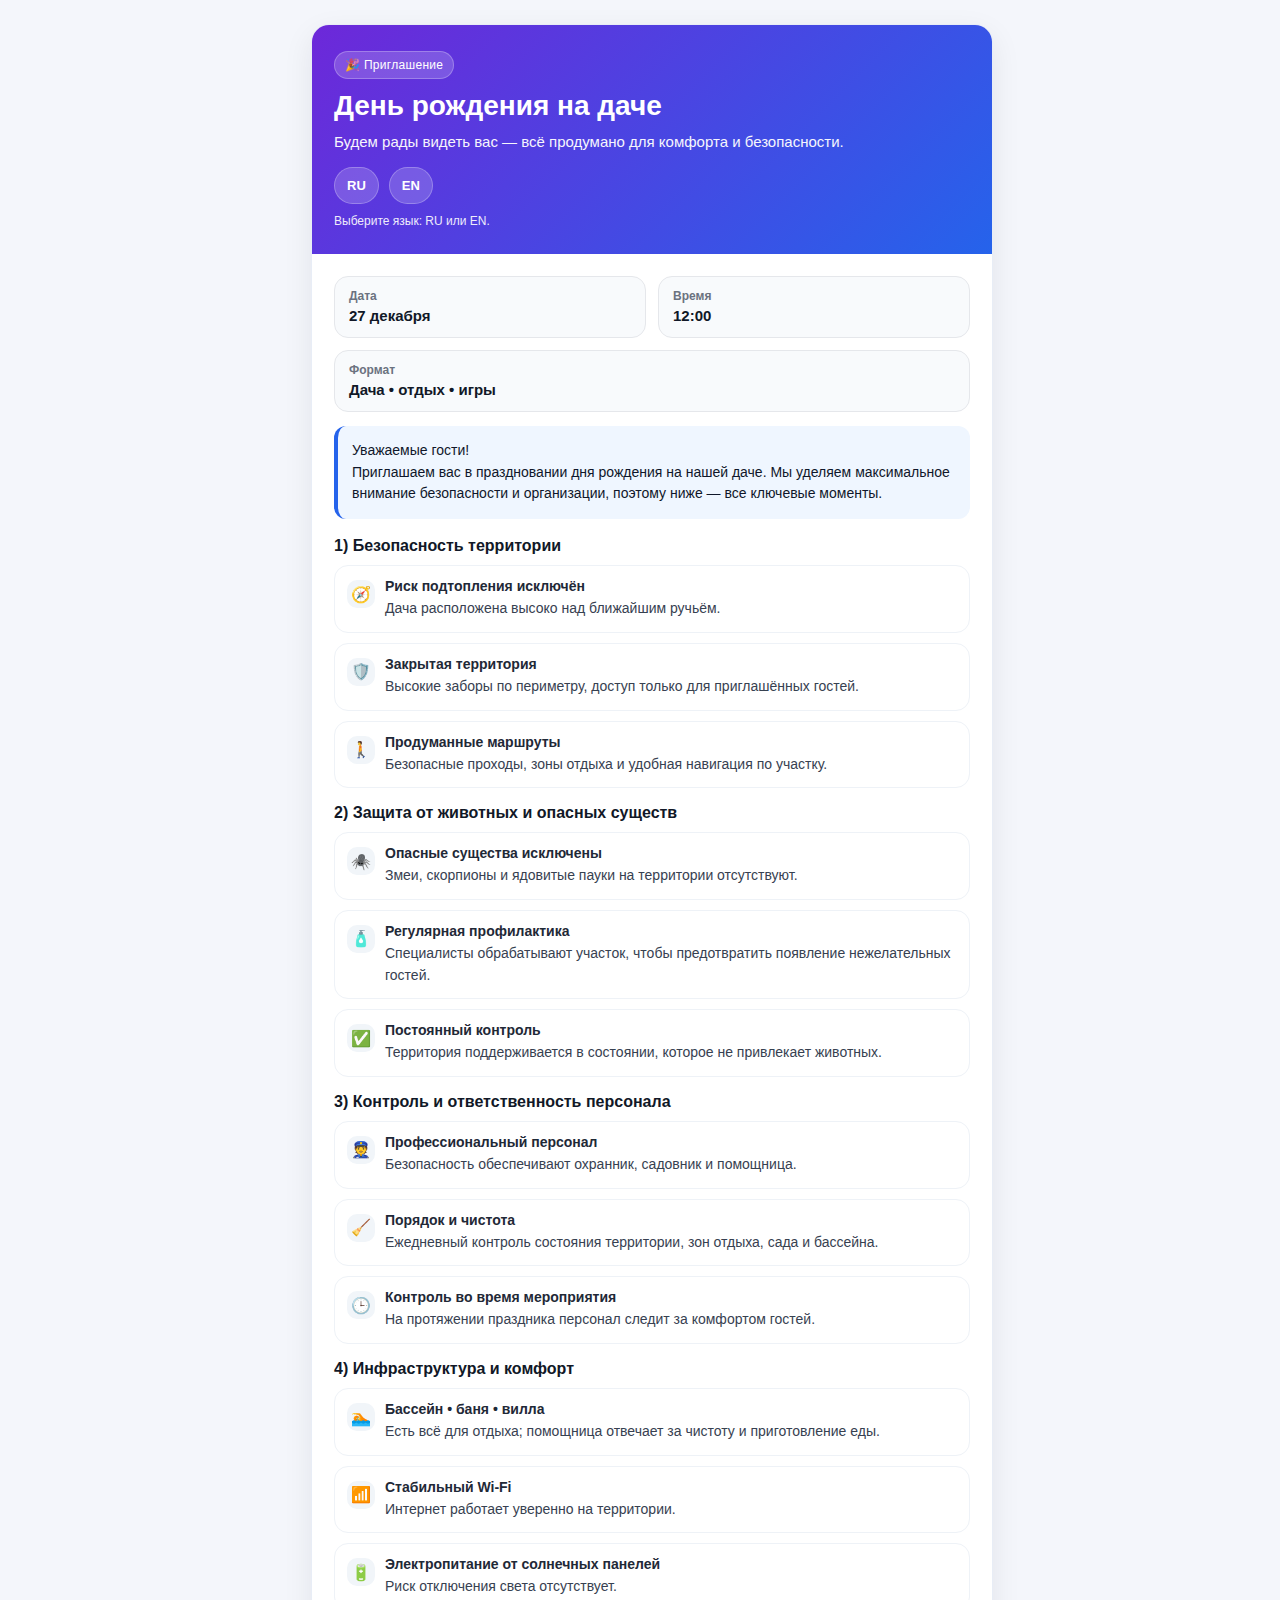
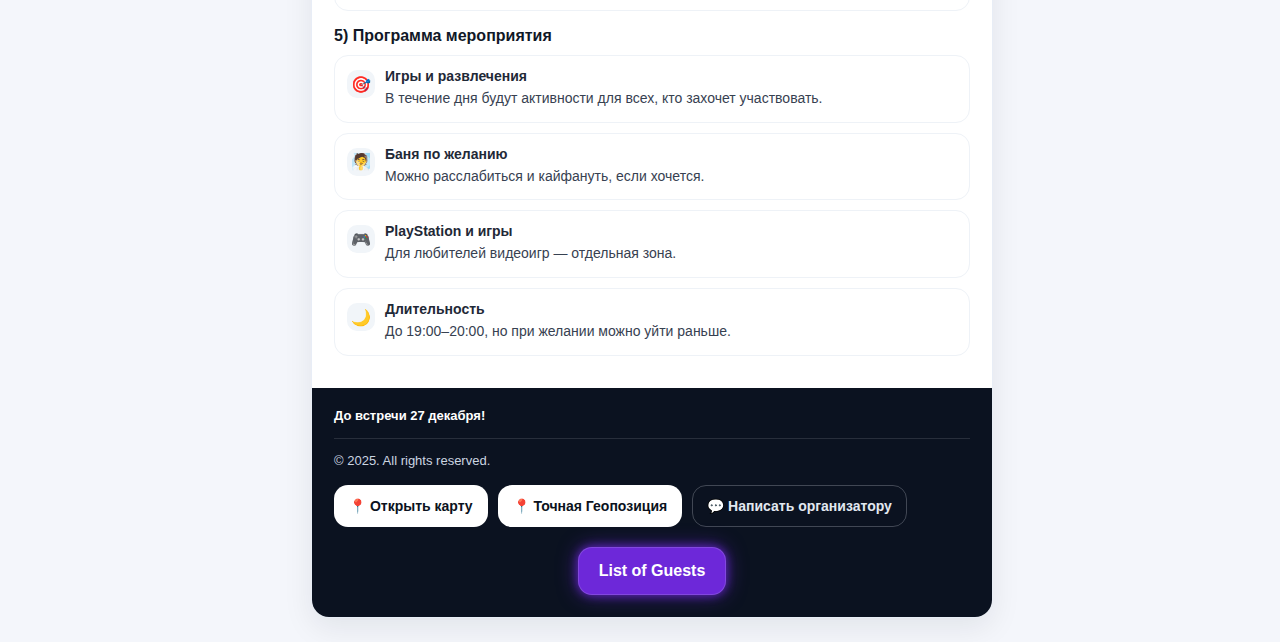
<file: mbr.html>
<!doctype html>
<html lang="ru">
<head>
  <meta charset="utf-8" />
  <meta name="viewport" content="width=device-width,initial-scale=1" />
  <title>Приглашение на день рождения</title>
  <style>
    /* Email-friendly reset */
    html, body { margin:0; padding:0; background:#f4f6fb; }
    body { font-family: -apple-system, BlinkMacSystemFont, "Segoe UI", Roboto, Arial, sans-serif; color:#1f2937; }
    img { border:0; display:block; }
    a { color: inherit; }

    .wrap { width:100%; background:#f4f6fb; padding:24px 12px; }
    .card {
      max-width: 680px;
      margin: 0 auto;
      background:#ffffff;
      border-radius: 18px;
      overflow:hidden;
      box-shadow: 0 10px 30px rgba(15, 23, 42, .08);
      border: 1px solid #e8edf6;
    }
    .header {
      padding: 26px 22px;
      background: linear-gradient(135deg, #6d28d9, #2563eb);
      color:#fff;
    }
    .badge {
      display:inline-block;
      font-size:12px;
      letter-spacing:.3px;
      padding:6px 10px;
      border-radius:999px;
      background: rgba(255,255,255,.18);
      border:1px solid rgba(255,255,255,.25);
    }
    .title {
      margin:10px 0 0;
      font-size:28px;
      line-height:1.2;
      font-weight:800;
    }
    .subtitle {
      margin:8px 0 0;
      font-size:15px;
      line-height:1.5;
      opacity:.95;
    }
    .content { padding: 22px; }
    .info {
      display:flex;
      gap:12px;
      flex-wrap:wrap;
      margin: 0 0 14px;
    }
    .pill {
      flex: 1 1 180px;
      background:#f8fafc;
      border:1px solid #e5e7eb;
      border-radius:14px;
      padding:12px 14px;
    }
    .pill b { display:block; font-size:12px; color:#6b7280; margin-bottom:4px; font-weight:700; }
    .pill span { font-size:15px; font-weight:700; color:#111827; }

    .note {
      margin: 12px 0 18px;
      padding: 14px 14px;
      border-left: 4px solid #2563eb;
      background:#eff6ff;
      border-radius:12px;
      color:#0f172a;
      line-height:1.55;
      font-size:14px;
    }

    .section { margin-top: 16px; }
    .h2 {
      margin: 0 0 10px;
      font-size:16px;
      font-weight:800;
      color:#111827;
    }
    .list {
      margin:0;
      padding:0;
      list-style:none;
    }
    .list li {
      margin: 10px 0;
      padding: 12px 12px;
      background:#ffffff;
      border:1px solid #eef2f7;
      border-radius:14px;
    }
    .list li .k {
      display:flex;
      gap:10px;
      align-items:flex-start;
    }
    .icon {
      width:28px; height:28px;
      border-radius:10px;
      background:#f1f5f9;
      display:flex;
      align-items:center;
      justify-content:center;
      font-size:16px;
      flex: 0 0 28px;
      margin-top:2px;
    }
    .list li b { display:block; font-size:14px; margin-bottom:4px; }
    .list li p { margin:0; font-size:14px; line-height:1.55; color:#374151; }

    .footer {
      padding: 18px 22px 22px;
      background:#0b1220;
      color:#cbd5e1;
    }
    .footer p { margin:0; font-size:13px; line-height:1.55; }
    .divider { height:1px; background: rgba(255,255,255,.12); margin: 12px 0; }

    .cta {
      margin-top: 14px;
      display:flex;
      gap:10px;
      flex-wrap:wrap;
    }
    .btn {
      display:inline-block;
      padding: 12px 14px;
      border-radius: 14px;
      background: #ffffff;
      color:#0b1220;
      text-decoration:none;
      font-weight:800;
      font-size:14px;
      border: 1px solid rgba(255,255,255,.15);
    }
    .btn.secondary {
      background: transparent;
      color:#e2e8f0;
      border:1px solid rgba(226,232,240,.25);
    }

    @media (max-width: 520px){
      .title { font-size:24px; }
      .header { padding: 22px 18px; }
      .content { padding: 18px; }
      .footer { padding: 16px 18px 18px; }
    }

    /* ===================== ADDED ONLY: language switch + toggle ===================== */
    .langswitch{
      margin-top: 14px;
      display:flex;
      gap:10px;
      flex-wrap:wrap;
    }
    .langbtn{
      display:inline-block;
      padding: 10px 12px;
      border-radius: 999px;
      text-decoration:none;
      font-weight:800;
      font-size:13px;
      background: rgba(255,255,255,.18);
      border:1px solid rgba(255,255,255,.25);
      color:#ffffff;
    }
    .langhint{
      margin-top: 10px;
      font-size: 12px;
      opacity: .9;
    }

    .lang { display:none; }
    .lang-ru { display:block; } /* default */

    /* show EN */
    #en:target ~ .card .lang-ru { display:none; }
    #en:target ~ .card .lang-en { display:block; }

    /* show RU */
    #ru:target ~ .card .lang-ru { display:block; }
    #ru:target ~ .card .lang-en { display:none; }
    /* =================== END ADDED ONLY: language switch + toggle =================== */

    .glowing {
      display: inline-block;
      padding: 14px 20px;
      border-radius: 14px;
      background: #6d28d9;
      color: #fff;
      text-decoration: none;
      font-weight: 800;
      font-size: 16px;
      text-align: center;
      box-shadow: 0 0 10px rgba(109, 40, 217, 0.8), 0 0 20px rgba(109, 40, 217, 0.6);
      animation: glow 1.5s infinite alternate;
    }

    @keyframes glow {
      from {
        box-shadow: 0 0 10px rgba(109, 40, 217, 0.8), 0 0 20px rgba(109, 40, 217, 0.6);
      }
      to {
        box-shadow: 0 0 20px rgba(109, 40, 217, 1), 0 0 30px rgba(109, 40, 217, 0.8);
      }
    }

    .guest-list {
      text-align: center;
      margin-top: 20px;
    }
  </style>
</head>

<body>
  <div class="wrap">
    <!-- ADDED ONLY: targets for :target toggle -->
    <a id="ru" style="display:block;height:0;overflow:hidden;line-height:0;"></a>
    <a id="en" style="display:block;height:0;overflow:hidden;line-height:0;"></a>
    <!-- END ADDED ONLY -->

    <div class="card">
      <div class="header">
        <span class="badge">🎉 Приглашение</span>
        <h1 class="title">День рождения на даче</h1>
        <p class="subtitle">
          Будем рады видеть вас — всё продумано для комфорта и безопасности.
        </p>

        <!-- ADDED ONLY: language buttons -->
        <div class="langswitch">
          <a class="langbtn" href="#ru" title="Русская версия">RU</a>
          <a class="langbtn" href="#en" title="English version">EN</a>
        </div>
        <div class="langhint">Выберите язык: RU или EN.</div>
        <!-- END ADDED ONLY -->
      </div>

      <div class="content">

        <!-- ===================== RU (default) ===================== -->
        <div class="lang lang-ru">
          <div class="info">
            <div class="pill">
              <b>Дата</b>
              <span>27 декабря</span>
            </div>
            <div class="pill">
              <b>Время</b>
              <span>12:00</span>
            </div>
            <div class="pill">
              <b>Формат</b>
              <span>Дача • отдых • игры</span>
            </div>
          </div>

          <div class="note">
            Уважаемые гости!<br />
            Приглашаем ваc в праздновании дня рождения на нашей даче.
            Мы уделяем максимальное внимание безопасности и организации, поэтому ниже — все ключевые моменты.
          </div>

          <div class="section">
            <div class="h2">1) Безопасность территории</div>
            <ul class="list">
              <li>
                <div class="k">
                  <div class="icon">🧭</div>
                  <div>
                    <b>Риск подтопления исключён</b>
                    <p>Дача расположена высоко над ближайшим ручьём.</p>
                  </div>
                </div>
              </li>
              <li>
                <div class="k">
                  <div class="icon">🛡️</div>
                  <div>
                    <b>Закрытая территория</b>
                    <p>Высокие заборы по периметру, доступ только для приглашённых гостей.</p>
                  </div>
                </div>
              </li>
              <li>
                <div class="k">
                  <div class="icon">🚶</div>
                  <div>
                    <b>Продуманные маршруты</b>
                    <p>Безопасные проходы, зоны отдыха и удобная навигация по участку.</p>
                  </div>
                </div>
              </li>
            </ul>
          </div>

          <div class="section">
            <div class="h2">2) Защита от животных и опасных существ</div>
            <ul class="list">
              <li>
                <div class="k">
                  <div class="icon">🕷️</div>
                  <div>
                    <b>Опасные существа исключены</b>
                    <p>Змеи, скорпионы и ядовитые пауки на территории отсутствуют.</p>
                  </div>
                </div>
              </li>
              <li>
                <div class="k">
                  <div class="icon">🧴</div>
                  <div>
                    <b>Регулярная профилактика</b>
                    <p>Специалисты обрабатывают участок, чтобы предотвратить появление нежелательных гостей.</p>
                  </div>
                </div>
              </li>
              <li>
                <div class="k">
                  <div class="icon">✅</div>
                  <div>
                    <b>Постоянный контроль</b>
                    <p>Территория поддерживается в состоянии, которое не привлекает животных.</p>
                  </div>
                </div>
              </li>
            </ul>
          </div>

          <div class="section">
            <div class="h2">3) Контроль и ответственность персонала</div>
            <ul class="list">
              <li>
                <div class="k">
                  <div class="icon">👮</div>
                  <div>
                    <b>Профессиональный персонал</b>
                    <p>Безопасность обеспечивают охранник, садовник и помощница.</p>
                  </div>
                </div>
              </li>
              <li>
                <div class="k">
                  <div class="icon">🧹</div>
                  <div>
                    <b>Порядок и чистота</b>
                    <p>Ежедневный контроль состояния территории, зон отдыха, сада и бассейна.</p>
                  </div>
                </div>
              </li>
              <li>
                <div class="k">
                  <div class="icon">🕒</div>
                  <div>
                    <b>Контроль во время мероприятия</b>
                    <p>На протяжении праздника персонал следит за комфортом гостей.</p>
                  </div>
                </div>
              </li>
            </ul>
          </div>

          <div class="section">
            <div class="h2">4) Инфраструктура и комфорт</div>
            <ul class="list">
              <li>
                <div class="k">
                  <div class="icon">🏊</div>
                  <div>
                    <b>Бассейн • баня • вилла</b>
                    <p>Есть всё для отдыха; помощница отвечает за чистоту и приготовление еды.</p>
                  </div>
                </div>
              </li>
              <li>
                <div class="k">
                  <div class="icon">📶</div>
                  <div>
                    <b>Стабильный Wi-Fi</b>
                    <p>Интернет работает уверенно на территории.</p>
                  </div>
                </div>
              </li>
              <li>
                <div class="k">
                  <div class="icon">🔋</div>
                  <div>
                    <b>Электропитание от солнечных панелей</b>
                    <p>Риск отключения света отсутствует.</p>
                  </div>
                </div>
              </li>
            </ul>
          </div>

          <div class="section">
            <div class="h2">5) Программа мероприятия</div>
            <ul class="list">
              <li>
                <div class="k">
                  <div class="icon">🎯</div>
                  <div>
                    <b>Игры и развлечения</b>
                    <p>В течение дня будут активности для всех, кто захочет участвовать.</p>
                  </div>
                </div>
              </li>
              <li>
                <div class="k">
                  <div class="icon">🧖</div>
                  <div>
                    <b>Баня по желанию</b>
                    <p>Можно расслабиться и кайфануть, если хочется.</p>
                  </div>
                </div>
              </li>
              <li>
                <div class="k">
                  <div class="icon">🎮</div>
                  <div>
                    <b>PlayStation и игры</b>
                    <p>Для любителей видеоигр — отдельная зона.</p>
                  </div>
                </div>
              </li>
              <li>
                <div class="k">
                  <div class="icon">🌙</div>
                  <div>
                    <b>Длительность</b>
                    <p>До 19:00–20:00, но при желании можно уйти раньше.</p>
                  </div>
                </div>
              </li>
            </ul>
          </div>
        </div>
        <!-- ===================== END RU ===================== -->

        <!-- ===================== EN ===================== -->
        <div class="lang lang-en">
          <div class="note">
            Dear guests!<br />
            You are warmly invited to join us for a birthday celebration at our country house.
            We pay maximum attention to safety and organization, so below are all the key details.
          </div>

          <div class="info">
            <div class="pill">
              <b>Date</b>
              <span>December 27</span>
            </div>
            <div class="pill">
              <b>Time</b>
              <span>12:00</span>
            </div>
            <div class="pill">
              <b>Format</b>
              <span>Country house • chill • games</span>
            </div>
          </div>

          <div class="section">
            <div class="h2">1) Property safety</div>
            <ul class="list">
              <li>
                <div class="k">
                  <div class="icon">🧭</div>
                  <div>
                    <b>Flood risk is excluded</b>
                    <p>The house is located high above the nearest stream.</p>
                  </div>
                </div>
              </li>
              <li>
                <div class="k">
                  <div class="icon">🛡️</div>
                  <div>
                    <b>Gated area</b>
                    <p>High fences around the perimeter; access is only for invited guests.</p>
                  </div>
                </div>
              </li>
              <li>
                <div class="k">
                  <div class="icon">🚶</div>
                  <div>
                    <b>Planned routes</b>
                    <p>Safe walkways, rest zones, and easy navigation around the property.</p>
                  </div>
                </div>
              </li>
            </ul>
          </div>

          <div class="section">
            <div class="h2">2) Protection from animals and dangerous creatures</div>
            <ul class="list">
              <li>
                <div class="k">
                  <div class="icon">🕷️</div>
                  <div>
                    <b>Dangerous creatures are excluded</b>
                    <p>There are no snakes, scorpions, or venomous spiders on the property.</p>
                  </div>
                </div>
              </li>
              <li>
                <div class="k">
                  <div class="icon">🧴</div>
                  <div>
                    <b>Regular prevention</b>
                    <p>Specialists treat the area to prevent unwanted “visitors”.</p>
                  </div>
                </div>
              </li>
              <li>
                <div class="k">
                  <div class="icon">✅</div>
                  <div>
                    <b>Ongoing monitoring</b>
                    <p>The property is maintained in a condition that does not attract animals.</p>
                  </div>
                </div>
              </li>
            </ul>
          </div>

          <div class="section">
            <div class="h2">3) Staff supervision and responsibility</div>
            <ul class="list">
              <li>
                <div class="k">
                  <div class="icon">👮</div>
                  <div>
                    <b>Professional staff</b>
                    <p>Safety is ensured by a guard, a gardener, and an assistant.</p>
                  </div>
                </div>
              </li>
              <li>
                <div class="k">
                  <div class="icon">🧹</div>
                  <div>
                    <b>Order and cleanliness</b>
                    <p>Daily checks of the territory, rest areas, garden, and pool.</p>
                  </div>
                </div>
              </li>
              <li>
                <div class="k">
                  <div class="icon">🕒</div>
                  <div>
                    <b>Supervision during the event</b>
                    <p>Throughout the celebration, staff will monitor guests’ comfort.</p>
                  </div>
                </div>
              </li>
            </ul>
          </div>

          <div class="section">
            <div class="h2">4) Facilities and comfort</div>
            <ul class="list">
              <li>
                <div class="k">
                  <div class="icon">🏊</div>
                  <div>
                    <b>Pool • sauna • villa</b>
                    <p>Everything for relaxing; the assistant is responsible for cleanliness and cooking.</p>
                  </div>
                </div>
              </li>
              <li>
                <div class="k">
                  <div class="icon">📶</div>
                  <div>
                    <b>Stable Wi-Fi</b>
                    <p>Internet works reliably across the property.</p>
                  </div>
                </div>
              </li>
              <li>
                <div class="k">
                  <div class="icon">🔋</div>
                  <div>
                    <b>Solar-powered electricity</b>
                    <p>Risk of power outage is excluded.</p>
                  </div>
                </div>
              </li>
            </ul>
          </div>

          <div class="section">
            <div class="h2">5) Event plan</div>
            <ul class="list">
              <li>
                <div class="k">
                  <div class="icon">🎯</div>
                  <div>
                    <b>Games and entertainment</b>
                    <p>Activities throughout the day for anyone who wants to join.</p>
                  </div>
                </div>
              </li>
              <li>
                <div class="k">
                  <div class="icon">🧖</div>
                  <div>
                    <b>Sauna (optional)</b>
                    <p>You can relax and enjoy it if you feel like it.</p>
                  </div>
                </div>
              </li>
              <li>
                <div class="k">
                  <div class="icon">🎮</div>
                  <div>
                    <b>PlayStation and games</b>
                    <p>A dedicated zone for video game lovers.</p>
                  </div>
                </div>
              </li>
              <li>
                <div class="k">
                  <div class="icon">🌙</div>
                  <div>
                    <b>Duration</b>
                    <p>Until 19:00–20:00, but you can leave earlier if you want.</p>
                  </div>
                </div>
              </li>
            </ul>
          </div>
        </div>
        <!-- ===================== END EN ===================== -->

      </div>

      <div class="footer">
        <!-- RU footer -->
        <div class="lang lang-ru">
          <p><b style="color:#fff;">До встречи 27 декабря!</b></p>
          <div class="divider"></div>
          <p>
            © 2025. All rights reserved.<br />
          </p>

          <div class="cta">
            <a class="btn" href="https://www.google.com/maps/place/%D0%A4%D0%B8%D0%BB%D0%B8%D0%B0%D0%BB+%D0%90%D0%B3%D1%80%D0%BE%D0%B8%D0%BD%D0%B2%D0%B5%D1%81%D1%82%D0%B1%D0%B0%D0%BD%D0%BA%D0%B0+%D0%B2+%D0%92%D0%B0%D1%80%D0%B7%D0%BE%D0%B1%D1%81%D0%BA%D0%BE%D0%BC+%D1%80%D0%B0%D0%B9%D0%BE%D0%BD%D0%B5/@38.7732921,68.8168413,68m/data=!3m1!1e3!4m6!3m5!1s0x38b42931796c07e3:0xb1e9c22e5246af42!8m2!3d38.7732038!4d68.8173358!16s%2Fg%2F11fxd_1fmj?entry=ttu&g_ep=EgoyMDI1MTIwOS4wIKXMDSoASAFQAw%3D%3D" title="Замените на ссылку на карту">📍 Открыть карту</a>
            <a class="btn" href="https://www.google.com/maps/place/38%C2%B046%2739.3%22N+68%C2%B049%2751.4%22E/@38.7775833,68.8283695,686m/data=!3m2!1e3!4b1!4m4!3m3!8m2!3d38.7775833!4d68.8309444?entry=ttu&g_ep=EgoyMDI1MTIwOS4wIKXMDSoASAFQAw%3D%3D" title="Замените на ссылку на карту">📍 Точная Геопозиция</a>
            <a class="btn secondary" href="https://t.me/mirzoevq" title="Замените на контакт">💬 Написать организатору</a>
          </div>
        </div>

        <div class="lang lang-en">
          <p><b style="color:#fff;">See you on December 27!</b></p>
          <div class="divider"></div>
          <p>© 2025. All rights reserved</p>

          <div class="cta">
            <a class="btn" href="https://www.google.com/maps/place/%D0%A4%D0%B8%D0%BB%D0%B8%D0%B0%D0%BB+%D0%90%D0%B3%D1%80%D0%BE%D0%B8%D0%BD%D0%B2%D0%B5%D1%81%D1%82%D0%B1%D0%B0%D0%BD%D0%BA%D0%B0+%D0%B2+%D0%92%D0%B0%D1%80%D0%B7%D0%BE%D0%B1%D1%81%D0%BA%D0%BE%D0%BC+%D1%80%D0%B0%D0%B9%D0%BE%D0%BD%D0%B5/@38.7732921,68.8168413,68m/data=!3m1!1e3!4m6!3m5!1s0x38b42931796c07e3:0xb1e9c22e5246af42!8m2!3d38.7732038!4d68.8173358!16s%2Fg%2F11fxd_1fmj?entry=ttu&g_ep=EgoyMDI1MTIwOS4wIKXMDSoASAFQAw%3D%3D" title="Replace with a map link">📍 Open map</a>
            <a class="btn" href="https://www.google.com/maps/place/38%C2%B046%2739.3%22N+68%C2%B049%2751.4%22E/@38.7775833,68.8283695,686m/data=!3m2!1e3!4b1!4m4!3m3!8m2!3d38.7775833!4d68.8309444?entry=ttu&g_ep=EgoyMDI1MTIwOS4wIKXMDSoASAFQAw%3D%3D" title="Replace with a map link">📍 Exact Location</a>
            <a class="btn secondary" href="https://t.me/mirzoevq" title="Replace with contact">💬 Message the organizer</a>
          </div>
        </div>

        <div class="guest-list">
          <a class="btn glowing" href="lists.html" title="Список гостей">List of Guests</a>
        </div>
      </div>

    </div>
  </div>
</body>
</html>
</file>
